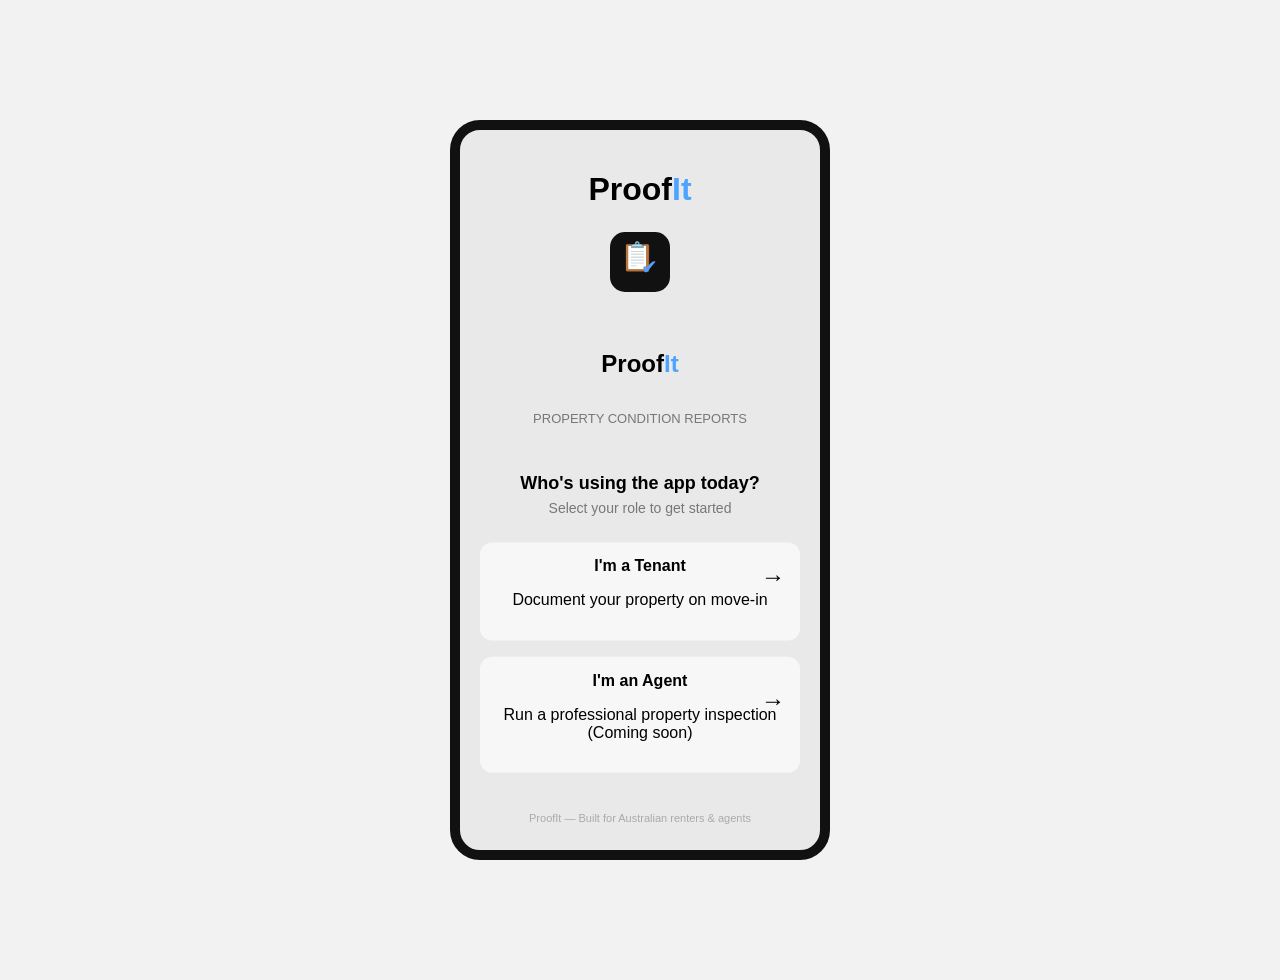
<file: index.html>
<!DOCTYPE html>
<html lang="en">
<head>
  <meta charset="UTF-8" />
  <meta name="viewport" content="width=device-width, initial-scale=1.0"/>
  <title>ProofIt</title>
  <link rel="stylesheet" href="styles.css" />
</head>

<body>

<div class="phone-frame">
  <div class="app">

    <h1 class="logo">Proof<span>It</span></h1>

    <div class="icon-box">
      <span class="clipboard">📋</span>
      <span class="tick">✔</span>
    </div>

    <h2 class="title">Proof<span>It</span></h2>
    <p class="subtitle">PROPERTY CONDITION REPORTS</p>

    <h3 class="heading">Who's using the app today?</h3>
    <p class="helper">Select your role to get started</p>

    <div class="card" onclick="selectRole('tenant')">
      <div>
        <strong>I'm a Tenant</strong>
        <p>Document your property on move-in</p>
      </div>
      <span class="arrow">→</span>
    </div>

    <div class="card" onclick="selectRole('agent')">
      <div>
        <strong>I'm an Agent</strong>
        <p>Run a professional property inspection (Coming soon)</p>
      </div>
      <span class="arrow">→</span>
    </div>

    <p class="footer">ProofIt — Built for Australian renters & agents</p>

  </div>
</div>

<script src="script.js"></script>
</body>
</html>
</file>
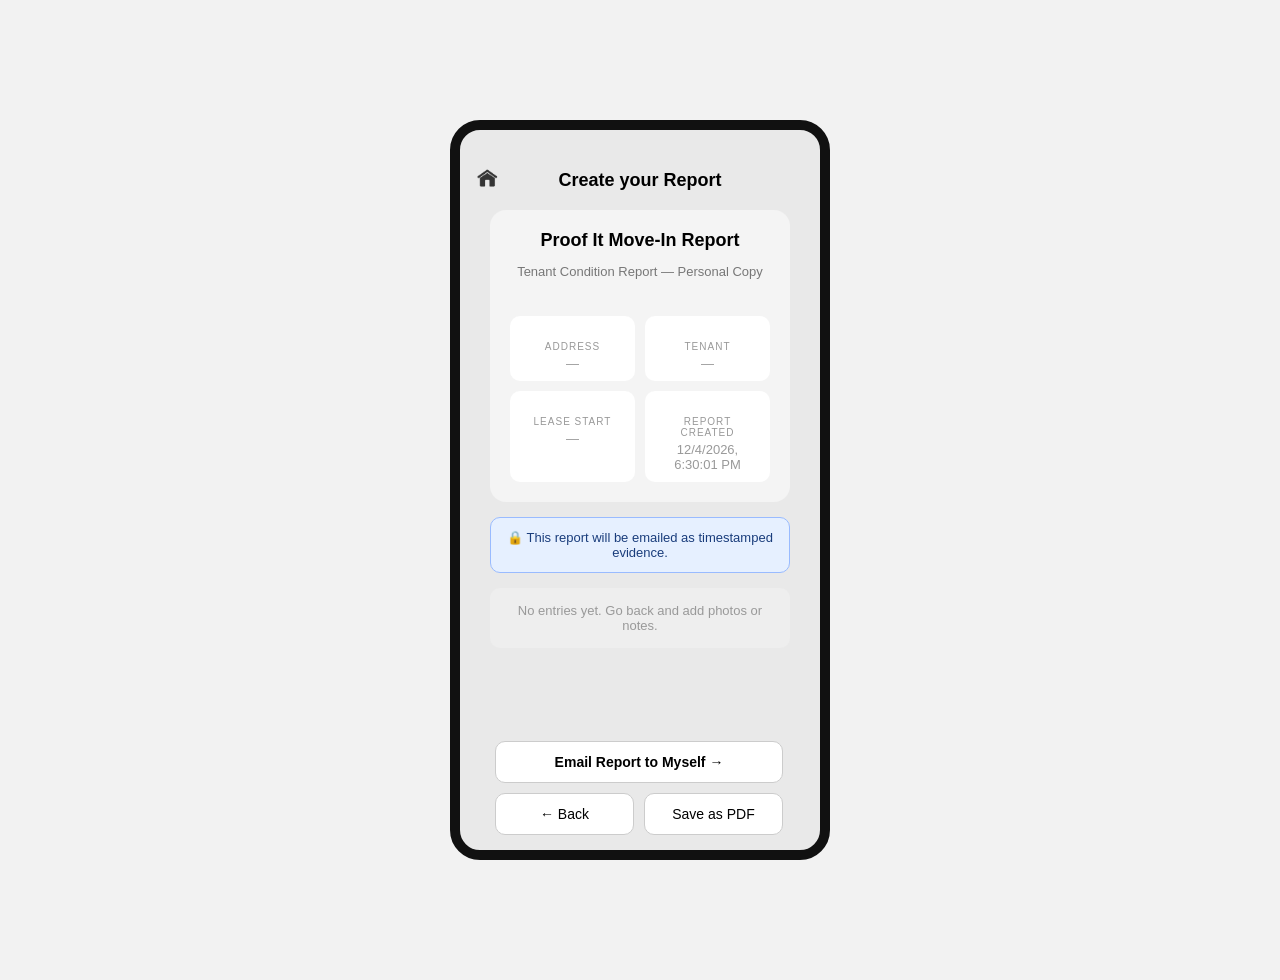
<file: report.html>
<!DOCTYPE html>
<html lang="en">
<head>
  <meta charset="UTF-8" />
  <meta name="viewport" content="width=device-width, initial-scale=1.0"/>
  <title>Report</title>
  <link rel="stylesheet" href="styles.css" />
</head>

<body class="report-page">

  <div class="phone-frame">
    <div class="app">

      <!-- Top Bar -->
      <div class="top-bar">
        <button class="home-btn" onclick="goHome()">
          <img src="images/home.png" alt="Home">
        </button>

        <p class="report-title">Create your Report</p>
      </div>

      <!-- CONTENT -->
      <div class="container">

        <!-- HEADER CARD -->
        <div class="inspection-card">

          <h2>Proof It Move-In Report</h2>
          <p class="subtitle">Tenant Condition Report — Personal Copy</p>

          <div class="report-grid">

            <div class="report-box">
              <label>ADDRESS</label>
              <p id="reportAddress">—</p>
            </div>

            <div class="report-box">
              <label>TENANT</label>
              <p id="reportTenant">—</p>
            </div>

            <div class="report-box">
              <label>LEASE START</label>
              <p id="reportLease">—</p>
            </div>

            <div class="report-box">
              <label>REPORT CREATED</label>
              <p id="reportCreated"></p>
            </div>

          </div>

        </div>

        <!-- INFO BOX -->
        <div class="info-box">
          🔒 This report will be emailed as timestamped evidence.
        </div>

        <!-- EMPTY STATE -->
        <div class="empty-state">
          No entries yet. Go back and add photos or notes.
        </div>

      </div>

      <!-- Bottom Nav -->
      <div class="bottom-nav report-actions">

        <button class="btn primary" onclick="emailReport()">
          Email Report to Myself →
        </button>

        <div class="report-row">
          <button class="btn" onclick="goBackToInspection()">← Back</button>
          <button class="btn" onclick="savePDF()">Save as PDF</button>
        </div>

      </div>

    </div>
  </div>

  <script src="script.js"></script>

  <script>
    // LOAD DATA INTO REPORT
    function loadReportPage() {
      const data = JSON.parse(localStorage.getItem("reportData"));

      if (data) {
        document.getElementById("reportAddress").textContent = data.address || "—";
        document.getElementById("reportTenant").textContent = data.tenantName || "—";
        document.getElementById("reportLease").textContent = data.inspectionDate || "—";
      }

      // Always set current date/time
      document.getElementById("reportCreated").textContent =
        new Date().toLocaleString();
    }

    window.addEventListener("DOMContentLoaded", loadReportPage);

    function goBackToInspection() {
      window.location.href = "./tenant-inspection.html";
    }

    function emailReport() {
      alert("Email functionality coming soon");
    }

    function savePDF() {
      alert("PDF export coming soon");
    }
  </script>

</body>
</html>
</file>
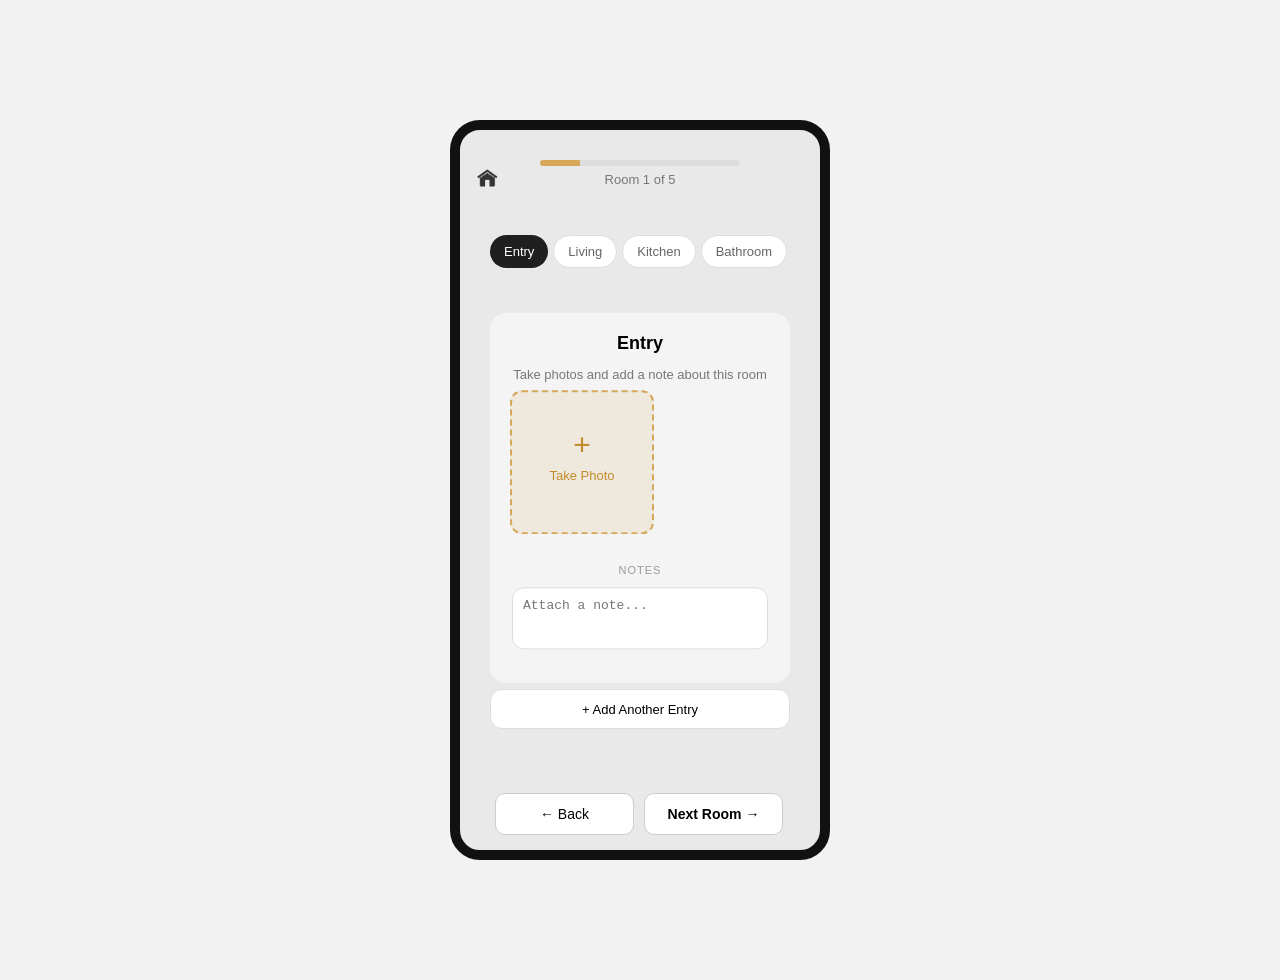
<file: tenant-inspection.html>
<!DOCTYPE html>
<html lang="en">
<head>
  <meta charset="UTF-8" />
  <meta name="viewport" content="width=device-width, initial-scale=1.0"/>
  <title>Tenant Inspection</title>
  <link rel="stylesheet" href="styles.css" />
</head>

<body>

  <div class="phone-frame">
    <div class="app">

      <!-- Top Bar -->
      <div class="top-bar">

        <div class="top-left">
          <button class="home-btn" onclick="goHome()">
            <img src="images/home.png" alt="Home">
          </button>
        </div>

        <div class="progress-section">
          <div class="progress-bar">
            <div class="progress-fill" id="progressFill"></div>
          </div>
          <p class="progress-text" id="progressText">Room 1 of 5</p>
        </div>

      </div>

      <!-- CONTENT -->
      <div class="container">

        <!-- ROOM TABS -->
        <div class="room-tabs">
          <button class="tab active" onclick="switchRoom(0)">Entry</button>
          <button class="tab" onclick="switchRoom(1)">Living</button>
          <button class="tab" onclick="switchRoom(2)">Kitchen</button>
          <button class="tab" onclick="switchRoom(3)">Bathroom</button>
          <button class="tab" onclick="switchRoom(4)">Bedroom</button>
        </div>

        <!-- CARDS -->
        <div id="cards-wrapper"></div>

        <!-- Add Button -->
        <button class="add-card-btn" onclick="addInspectionCard()">
          + Add Another Entry
        </button>

      </div>

      <!-- Bottom Nav -->
      <div class="bottom-nav">
        <button class="btn" onclick="goBack()">← Back</button>
        <button class="btn primary" onclick="nextRoom()">Next Room →</button>
      </div>

    </div>
  </div>

  <!-- ONLY ONE SCRIPT SYSTEM (required for fix) -->
  <script src="script.js"></script>

</body>
</html>
</file>
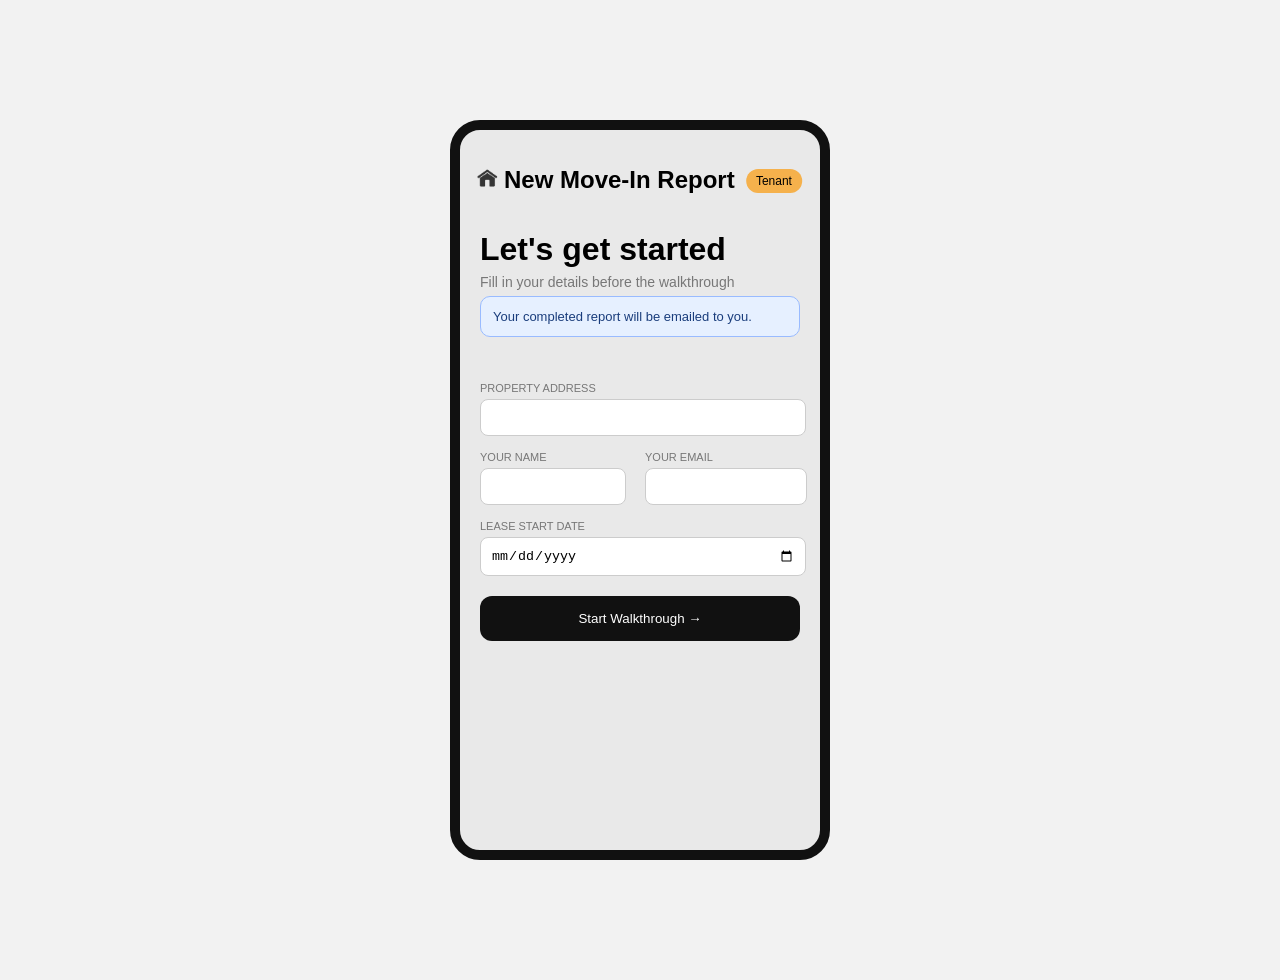
<file: tenant.html>
<!DOCTYPE html>
<html lang="en">
<head>
  <meta charset="UTF-8" />
  <meta name="viewport" content="width=device-width, initial-scale=1.0"/>
  <title>Tenant - ProofIt</title>
  <link rel="stylesheet" href="styles.css" />
</head>
<body>

<div class="phone-frame">
  <div class="app">

    <div class="top-bar">
      <div class="top-left">
        <button class="home-btn" onclick="goHome()">
          <img src="images/home.png" alt="Home">
        </button>
      </div>

      <div class="top-center">
        <h2>New Move-In Report</h2>
      </div>

      <div class="top-right">
        <span class="badge">Tenant</span>
      </div>
    </div>

    <div class="form-container">
      <h1>Let's get started</h1>
      <p class="helper">Fill in your details before the walkthrough</p>

      <div class="info-box">
        Your completed report will be emailed to you.
      </div>

      <label>PROPERTY ADDRESS</label>
      <input id="address" type="text" class="address-input" />

      <div class="row">
        <div>
          <label>YOUR NAME</label>
          <input id="tenantName" type="text" class="name-input" />
        </div>
        <div>
          <label>YOUR EMAIL</label>
          <input id="tenantEmail" type="email" class="email-input" />
        </div>
      </div>

      <label>LEASE START DATE</label>
      <input id="inspectionDate" type="date" class="date-input" />

      <button class="primary-btn" onclick="startWalkthrough()">
        Start Walkthrough →
      </button>
    </div>

  </div>
</div>

<script src="script.js"></script>

<script>
  // SAVE DATA
  function saveReportData() {
    const data = {
      address: document.getElementById("address")?.value || "",
      tenantName: document.getElementById("tenantName")?.value || "",
      tenantEmail: document.getElementById("tenantEmail")?.value || "",
      inspectionDate: document.getElementById("inspectionDate")?.value || ""
    };

    localStorage.setItem("reportData", JSON.stringify(data));
  }

  // LOAD DATA BACK INTO INPUTS
  function loadReportData() {
    const data = JSON.parse(localStorage.getItem("reportData"));
    if (!data) return;

    if (document.getElementById("address"))
      document.getElementById("address").value = data.address || "";

    if (document.getElementById("tenantName"))
      document.getElementById("tenantName").value = data.tenantName || "";

    if (document.getElementById("tenantEmail"))
      document.getElementById("tenantEmail").value = data.tenantEmail || "";

    if (document.getElementById("inspectionDate"))
      document.getElementById("inspectionDate").value = data.inspectionDate || "";
  }

  // AUTO SAVE WHEN TYPING
  document.addEventListener("input", saveReportData);

  // LOAD WHEN PAGE OPENS
  window.addEventListener("DOMContentLoaded", loadReportData);
</script>

</body>
</html>
<script src="script.js?v=2"></script>
</body>
</html>
</file>
<file: styles.css>
body {
  font-family: Arial, sans-serif;
  background: #f2f2f2;
  display: flex;
  justify-content: center;
  padding: 40px;
}

.phone-frame {
  width: 360px;
  border: 10px solid #111;
  border-radius: 30px;
  background: #e9e9e9;
}

.app {
  padding: 20px;
  text-align: center;
}

.logo span,
.title span {
  color: #4da3ff;
}

.icon-box {
  font-size: 30px;
  margin: 20px auto;
  width: 60px;
  height: 60px;
  background: #111;
  color: white;
  display: flex;
  align-items: center;
  justify-content: center;
  border-radius: 15px;
  transform: translate(0%, -30%);
}

.clipboard {
  transform: translate(18%, -15%); /* base position */
  font-size: 28px;
}

.tick {
  transform: translate(-50%, 20%); /* shift relative to center */
  font-size: 20px;
  color: #4da3ff;
}

.subtitle {
  font-size: 12px;
  color: #888;
  margin-bottom: 30px;
  transform: translate(0%, -50%);
}

.heading {
  font-size: 18px;
  color: #000000;
  margin-bottom: 0px;
  transform: translate(0%, -40%);
}

.helper {
  color: #777;
  font-size: 14px;
  margin-bottom: 20px;
  transform: translate(0%, -100%);
}

.card {
  background: #f7f7f7;
  border-radius: 12px;
  padding: 15px;
  margin: 10px 0;
  display: flex;
  justify-content: center;   /* 👈 change this */
  align-items: center;
  cursor: pointer;
  position: relative;        /* 👈 add this */
  transform: translate(0%, -20%);
}

.card div {
  text-align: center;
}

.card .arrow {
  position: absolute;
  right: 15px;               /* 👈 keeps arrow on right */
  transform: translate(0%, -50%);
}
.footer {
  margin-top: 30px;
  font-size: 11px;
  color: #aaa;
  transform: translate(0%, -200%);
}


/* ===== TENANT PAGE ===== */

.top-bar {
  position: relative;
  display: flex;
  align-items: center;
  height: 60px; /* adjust if needed */
}

/* Home button stays left */
.top-left {
  display: flex;
  align-items: center;
}

.home-btn {
  background: none;
  border: none;
  padding: 0;
  cursor: pointer;
  display: flex;
  align-items: center;
}

.home-btn img {
  width: 24px;
  height: 24px;
  display: block;
  filter: brightness(0) invert(0.2);
  transform: translate(-20%, -10%);
}

.badge {
  background: #f5b14c;
  padding: 5px 10px;
  border-radius: 12px;
  font-size: 12px;
}

.top-right {
    transform: translate(20%, 0%);
}

.form-container {
  text-align: left;
}

.info-box {
  background: #dfe7f2;
  border: 1px solid #4da3ff;
  padding: 12px;
  border-radius: 10px;
  margin: 15px 0;
  font-size: 14px;
}

label {
  font-size: 11px;
  color: #777;
  margin-top: 15px;
  display: block;
}

input {
  width: 100%;
  padding: 10px;
  margin-top: 5px;
  border-radius: 8px;
  border: 1px solid #ccc;
}

.row {
  display: flex;
  gap: 10px;
}

.row div {
  flex: 1;
}

.primary-btn {
  width: 100%;
  margin-top: 20px;
  padding: 15px;
  background: #111;
  color: white;
  border: none;
  border-radius: 12px;
  cursor: pointer;
}

.arrow {
  font-size: 24px;
}

.address-input {
  width: 95%;
}

.name-input {
  width: 80%;
}

.email-input {
  width: 90%;
}

.date-input {
  width: 95%;
}


/* ===== TENANT INSPECTION PAGE ===== */

body {
  font-family: Arial, sans-serif;
  background: #f2f2f2;
  display: flex;
  justify-content: center;
  align-items: center;
  min-height: 100vh;
  margin: 0;
  overflow: hidden; /* ✅ lock body scroll */
}

/* ===== PHONE FRAME ===== */
.phone-frame {
  width: 360px;
  height: 720px;
  border: 10px solid #111;
  border-radius: 30px;
  background: #e9e9e9;
  position: relative;
  overflow: hidden;
}

.app {
  height: 100%;
  display: flex;
  flex-direction: column;
}

/* ===== CONTENT ===== */
.container {
  padding: 10px;
  padding-bottom: 100px;
  overflow-y: auto;

  /* ✅ smooth app-like scroll */
  -webkit-overflow-scrolling: touch;
  scroll-behavior: smooth;

  /* ✅ hide scrollbar */
  scrollbar-width: none;
  -ms-overflow-style: none;
}

.container::-webkit-scrollbar {
  display: none;
}

/* ===== PROGRESS ===== */
.progress-section {
  position: absolute;
  left: 50%;
  transform: translateX(-50%);
  text-align: center;
  display: flex;
  flex-direction: column;
  align-items: center;
}

.progress-bar {
  width: 200px;
  height: 6px;
  background: #ddd;
  border-radius: 10px;
  overflow: hidden;
}

.progress-fill {
  width: 20%;
  height: 100%;
  background: #d6a85a;
}

.progress-text {
  font-size: 13px;
  color: #777;
  margin-top: 6px;
}

/* ===== TABS ===== */
.room-tabs {
  margin-top: 10px;
  display: flex;
  gap: 5px;
  overflow-x: auto;
  margin-bottom: 20px;
  padding: 5px 0px;
}

.tab {
  padding: 8px 14px;
  border-radius: 20px;
  border: 1px solid #ddd;
  background: #fff;
  font-size: 13px;
  color: #666;
  cursor: pointer;
  white-space: nowrap;
}

.tab.active {
  background: #1f1f1f;
  color: #fff;
  border: none;
}

/* ===== CARD ===== */
.inspection-card {
  margin-top: 20px;
  background: #f4f4f4;
  border-radius: 16px;
  padding: 20px;
  max-height: 330px;
}

.inspection-card h2 {
  margin: 0;
  font-size: 18px;
}

.subtitle {
  font-size: 13px;
  color: #777;
  margin-top: 20px;
}

/* ===== PHOTO ===== */
.photo-upload {
  margin: 25px 0;
}

.photo-box {
  width: 140px;
  height: 140px;
  border: 2px dashed #d6a85a;
  border-radius: 12px;
  display: flex;
  flex-direction: column;
  align-items: center;
  justify-content: center;
  background: #eee8dd;
  color: #c28c2c;
  cursor: pointer;
  transform: translate(0%, -20%);
}

.photo-box:hover {
  background: #f3eadc;
}

.plus {
  font-size: 30px;
}

.photo-box p {
  margin-top: 6px;
  font-size: 13px;
}

/* ===== NOTES ===== */
.notes-section label {
  font-size: 11px;
  color: #999;
  letter-spacing: 1px;
  display: block;
  margin-bottom: 6px;
  transform: translate(0%, -200%);
}

.notes-section textarea {
  width: 260px;            /* force a smaller fixed width */
  max-width: 90%;          /* keeps it responsive */
  min-height: 40px;
  border-radius: 12px;
  border: 1px solid #ddd;
  padding: 10px;
  font-size: 13px;
  resize: none;
  display: block;
  margin: 0 auto;
  transform: translate(0%, -30%);
}
/* ===== BOTTOM NAV ===== */
.bottom-nav {
  position: absolute;
  bottom: 0;
  width: 80%;
  display: flex;
  gap: 10px;
  padding: 15px;
}

.btn {
  flex: 1;
  padding: 12px;
  border-radius: 10px;
  border: 1px solid #ccc;
  background: #fff;
  font-size: 14px;
  cursor: pointer;
}

.btn.primary {
  font-weight: bold;
}

.btn:hover {
  background: #f2f2f2;
}

.add-card-btn {
  width: 100%;
  min-height: 40px;
  border-radius: 12px;
  border: 1px solid #ddd;
  background: #fff;
  padding: 10px;
  font-size: 13px;
  margin-top: 6px;
}

.add-card-btn:hover {
  background: #f2f2f2;
}

/* ===== FIXES FOR INSPECTION PAGE ONLY ===== */

#cards-wrapper {
  display: flex;
  flex-direction: column;
}

.inspection-card .notes-section textarea {
  width: 100%;
}

/* ===== REPORT PAGE ============================================================ */

.report-title {
  margin: 0; /* removes default <p> spacing */
  font-size: 18px;
  font-weight: 500;
  position: absolute;
  left: 50%;
  transform: translateX(-50%);
  margin: 0;
  font-weight: bold;
  white-space: nowrap;
}

body.report-page .inspection-card {
  transform: translateY(-30px);
}

/* ===== REPORT BUTTON LAYOUT ===== */

.report-actions {
  display: flex;
  flex-direction: column;
  gap: 10px;
}

.report-row {
  display: flex;
  gap: 10px;
}

.report-row .btn {
  flex: 1;
}

.report-grid {
  display: grid;
  grid-template-columns: 1fr 1fr;
  gap: 10px;
  margin-top: 15px;
}

.report-box {
  background: #fff;
  padding: 10px;
  border-radius: 10px;
}

.report-box label {
  font-size: 10px;
  color: #999;
  letter-spacing: 1px;
  display: block;
  margin-bottom: 4px;
}

.report-box p {
  font-size: 13px;
  color: #999;
  margin: 0;
}

.info-box {
  margin-top: 15px;
  padding: 12px;
  border-radius: 10px;
  background: #e6f0ff;
  color: #1a3d7c;
  font-size: 13px;
  border: 1px solid #99bbff;
  transform: translateY(-30px);
}

.empty-state {
  margin-top: 15px;
  padding: 15px;
  border-radius: 10px;
  background: #eee;
  color: #999;
  font-size: 13px;
  text-align: center;
  transform: translateY(-30px);
}
</file>
